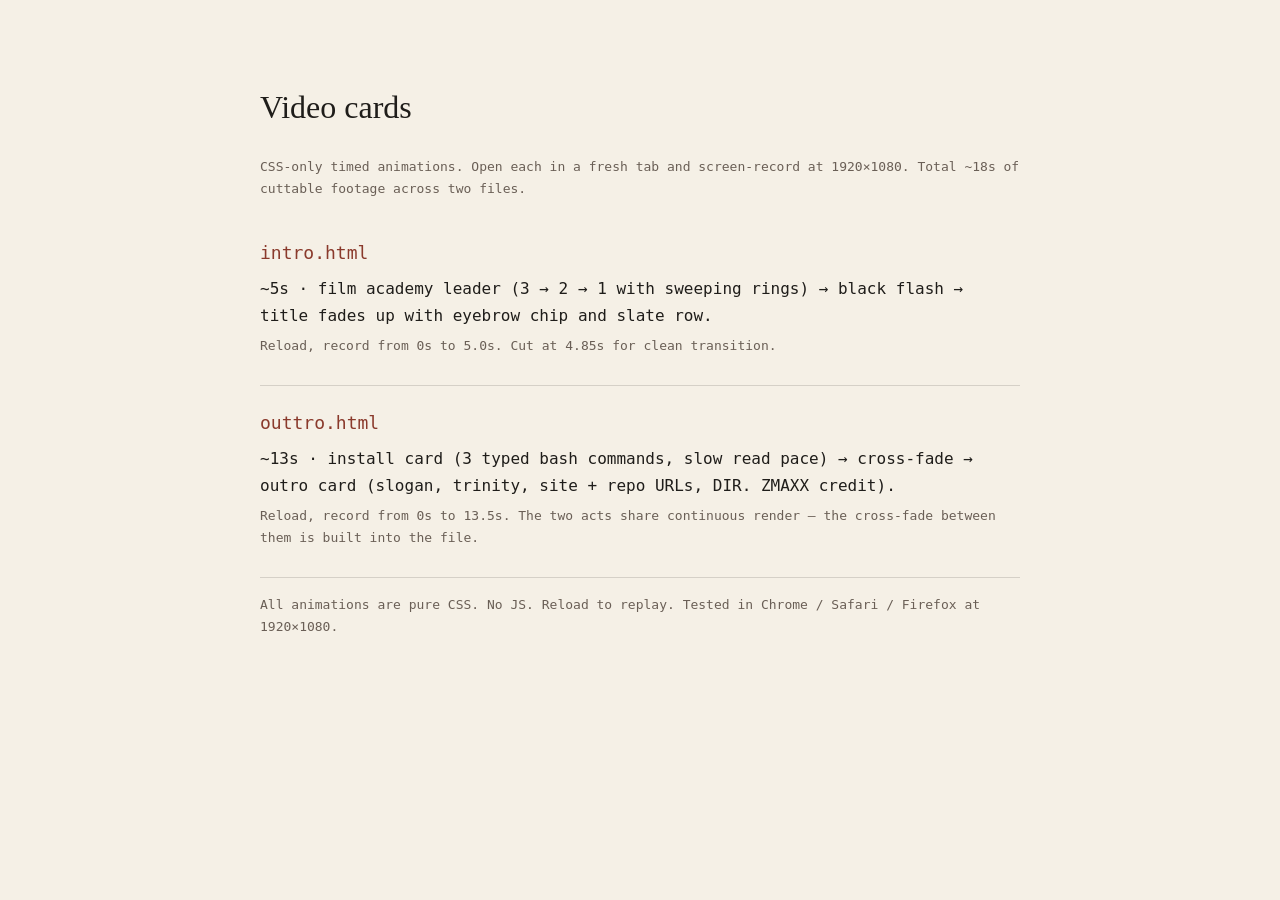
<file: web/video/index.html>
<!doctype html>
<html lang="en">
<head>
<meta charset="utf-8">
<title>storyboard · video cards</title>
<style>
  body {
    font-family: 'Geist Mono', Menlo, monospace;
    background: #f5f0e6; color: #1f1d1a;
    max-width: 760px; margin: 80px auto; padding: 0 24px;
    line-height: 1.7;
  }
  h1 { font-family: 'Newsreader', Georgia, serif; font-weight: 500; font-size: 32px; }
  ol { padding-left: 0; list-style: none; }
  li { padding: 22px 0; border-bottom: 1px solid rgba(31, 29, 26, 0.15); }
  a { color: #8a3a2c; text-decoration: none; font-weight: 500; font-size: 18px; }
  a:hover { text-decoration: underline; }
  .meta { color: #6a5f56; font-size: 13px; }
  code { background: rgba(138, 58, 44, 0.08); color: #8a3a2c; padding: 1px 6px; }
  p { margin: 6px 0; }
</style>
</head>
<body>
  <h1>Video cards</h1>
  <p class="meta">CSS-only timed animations. Open each in a fresh tab and screen-record at 1920×1080. Total ~18s of cuttable footage across two files.</p>

  <ol>
    <li>
      <a href="intro.html">intro.html</a>
      <p>~5s · film academy leader (3 → 2 → 1 with sweeping rings) → black flash → title fades up with eyebrow chip and slate row.</p>
      <p class="meta">Reload, record from 0s to 5.0s. Cut at 4.85s for clean transition.</p>
    </li>
    <li>
      <a href="outtro.html">outtro.html</a>
      <p>~13s · install card (3 typed bash commands, slow read pace) → cross-fade → outro card (slogan, trinity, site + repo URLs, DIR. ZMAXX credit).</p>
      <p class="meta">Reload, record from 0s to 13.5s. The two acts share continuous render — the cross-fade between them is built into the file.</p>
    </li>
  </ol>

  <p class="meta">
    All animations are pure CSS. No JS. Reload to replay.
    Tested in Chrome / Safari / Firefox at 1920×1080.
  </p>
</body>
</html>
</file>
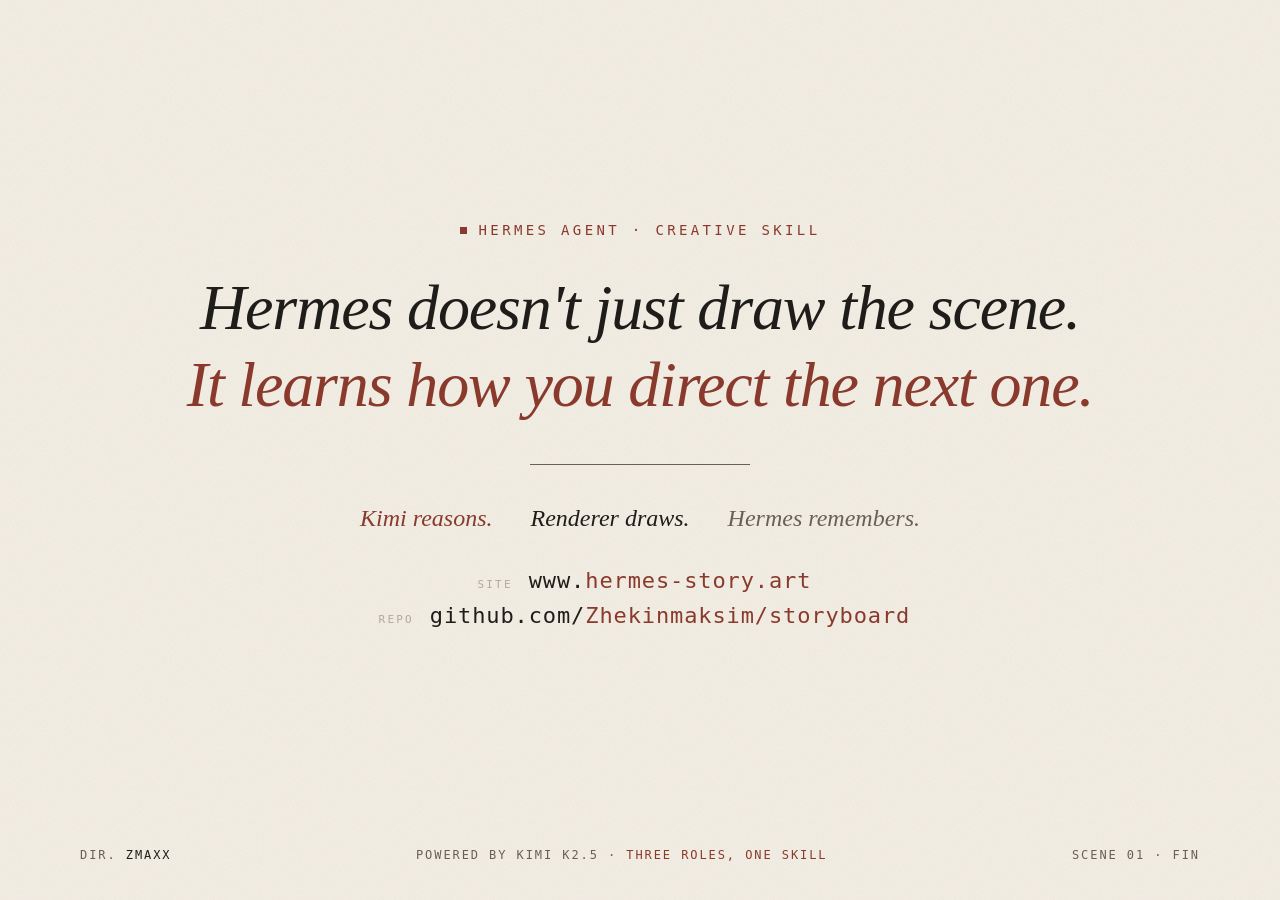
<file: web/video/outtro.html>
<!doctype html>
<html lang="en">
<head>
<meta charset="utf-8">
<title>storyboard · outtro</title>
<style>
  /*
    OUTTRO — combined install + outro card.
    Two acts in one file so they share a continuous render and you only
    reload once.

    Timeline (total ~13.5s):
      0.0 - 0.4    fade-in scene 1 frame
      0.4 - 1.0    eyebrow + headline appear
      1.0 - 1.6    terminal box pops in
      1.6 - 5.6    three commands type out (≥1.3s per line, slow enough to read)
      5.6 - 6.2    blinking cursor + caption
      6.2 - 7.2    HOLD complete install card (let viewers absorb)
      7.2 - 7.6    cross-fade to outro
      7.6 - 8.0    eyebrow appears
      8.0 - 9.5    slogan line 1 fades up (slow)
      9.5 - 11.0   slogan line 2 fades up (slow)
      11.0 - 11.4  trinity slogan
      11.4 - 12.2  URLs appear
      12.2 - 12.6  bottom credit
      12.6 - 13.5  hold for editor cut
  */

  :root {
    --bg: #f5f0e6;
    --bg-deep: #ede5d4;
    --bg-paper: #f8f3e9;
    --fg: #1f1d1a;
    --fg-dim: #6a5f56;
    --fg-faint: #b3a899;
    --accent: #8a3a2c;
    --term-bg: #1f1d1a;
    --term-fg: #f5f0e6;
    --term-dim: #b3a899;
    --term-prompt: #d04d3d;
    --term-comment: #8c7e72;
    --term-string: #c8a87c;
    --serif: 'Newsreader', 'Source Serif Pro', Georgia, serif;
    --mono: 'Geist Mono', 'IBM Plex Mono', Menlo, monospace;
  }
  html, body { margin: 0; padding: 0; height: 100vh; overflow: hidden; }
  body {
    background: var(--bg); color: var(--fg);
    font-family: var(--serif);
    width: 100vw; height: 100vh;
    position: relative;
    background-image:
      url("data:image/svg+xml;utf8,<svg xmlns='http://www.w3.org/2000/svg' width='280' height='280'><filter id='n'><feTurbulence type='fractalNoise' baseFrequency='0.85' numOctaves='2' seed='4'/><feColorMatrix values='0 0 0 0 0.12 0 0 0 0 0.11 0 0 0 0 0.10 0 0 0 0.06 0'/></filter><rect width='100%25' height='100%25' filter='url(%23n)'/></svg>");
    background-blend-mode: multiply;
  }

  /* ─────────────── ACT 1 — INSTALL ─────────────── */

  .act-install {
    position: absolute; inset: 0;
    display: flex; flex-direction: column;
    align-items: center; justify-content: center;
    gap: 32px;
    padding: 60px 0;
    box-sizing: border-box;
    opacity: 0;
    animation:
      install-fade-in 0.5s 0.0s ease-out forwards,
      install-fade-out 0.5s 7.2s ease-in forwards;
  }
  @keyframes install-fade-in  { to { opacity: 1; } }
  @keyframes install-fade-out { to { opacity: 0; } }

  .install-eyebrow {
    font-family: var(--mono); font-size: 16px;
    letter-spacing: 0.22em; text-transform: uppercase;
    color: var(--accent);
    display: inline-flex; align-items: center; gap: 12px;
    opacity: 0;
    animation: fade-up 0.5s 0.5s ease-out forwards;
  }
  .install-eyebrow .dot {
    width: 7px; height: 7px; background: var(--accent); display: inline-block;
  }

  .install-head {
    font-family: var(--serif); font-weight: 500;
    font-size: 56px; line-height: 1.05; letter-spacing: -0.02em;
    color: var(--fg); margin: 0; text-align: center;
    opacity: 0;
    animation: fade-up 0.55s 0.7s ease-out forwards;
  }
  .install-head em {
    color: var(--accent); font-style: italic; font-weight: 500;
  }

  .terminal {
    width: min(1100px, 86vw);
    background: var(--term-bg);
    border-radius: 8px;
    box-shadow: 0 24px 48px rgba(0,0,0,0.18);
    overflow: hidden;
    opacity: 0;
    animation: term-pop 0.6s 1.0s cubic-bezier(0.2, 0.7, 0.2, 1) forwards;
  }
  @keyframes term-pop {
    from { opacity: 0; transform: translateY(14px) scale(0.985); }
    to   { opacity: 1; transform: translateY(0) scale(1); }
  }

  .term-bar {
    display: flex; align-items: center; gap: 8px;
    padding: 14px 18px;
    background: rgba(245, 240, 230, 0.04);
    border-bottom: 1px solid rgba(245, 240, 230, 0.08);
  }
  .term-dot {
    width: 12px; height: 12px; border-radius: 50%;
    background: rgba(245, 240, 230, 0.16);
  }
  .term-title {
    font-family: var(--mono); font-size: 13px;
    letter-spacing: 0.06em;
    color: var(--term-dim);
    margin-left: 16px;
  }

  .term-body {
    padding: 32px 36px 36px;
    font-family: var(--mono);
    font-size: 22px;
    line-height: 2.0;
    color: var(--term-fg);
    min-height: 240px;
  }

  .term-line {
    display: block; white-space: pre;
    opacity: 0;
  }
  .term-line .pp { color: var(--term-prompt); }
  .term-line .st { color: var(--term-string); }
  .term-line .kw { color: #d8c194; }

  /* SLOW typing cadence — each command holds for ~1.3s before the next.
     Generous so viewers actually have time to read. */
  .l1 { animation: line-in 0.45s 1.6s ease-out forwards; }
  .l2 { animation: line-in 0.45s 3.0s ease-out forwards; }
  .l3 { animation: line-in 0.45s 4.4s ease-out forwards; }
  @keyframes line-in {
    from { opacity: 0; transform: translateX(-8px); }
    to   { opacity: 1; transform: translateX(0); }
  }

  /* Blinking cursor at end of line 3 */
  .cursor {
    display: inline-block;
    width: 11px; height: 22px;
    background: var(--term-fg);
    vertical-align: middle;
    margin-left: 4px;
    opacity: 0;
    animation:
      cursor-show 0.01s 4.8s linear forwards,
      blink 0.6s 4.8s steps(2) infinite;
  }
  @keyframes cursor-show { to { opacity: 1; } }
  @keyframes blink { 50% { opacity: 0; } }

  .install-caption {
    font-family: var(--serif); font-style: italic; font-weight: 500;
    font-size: 28px; letter-spacing: -0.005em;
    color: var(--fg); text-align: center; margin: 0;
    opacity: 0;
    animation: fade-up 0.55s 5.7s ease-out forwards;
  }
  .install-caption b {
    color: var(--accent); font-weight: 500; font-style: italic;
  }

  /* ─────────────── ACT 2 — OUTRO ─────────────── */

  .act-outro {
    position: absolute; inset: 0;
    display: flex; flex-direction: column;
    align-items: center; justify-content: center;
    gap: 32px;
    padding: 60px 100px 110px;
    box-sizing: border-box;
    opacity: 0;
    animation: outro-fade-in 0.55s 7.55s ease-out forwards;
  }
  @keyframes outro-fade-in { to { opacity: 1; } }

  .outro-eyebrow {
    font-family: var(--mono); font-size: 14px;
    letter-spacing: 0.24em; text-transform: uppercase;
    color: var(--accent);
    display: inline-flex; align-items: center; gap: 12px;
    opacity: 0;
    animation: fade-up 0.5s 7.7s ease-out forwards;
  }
  .outro-eyebrow .dot {
    width: 7px; height: 7px; background: var(--accent); display: inline-block;
  }

  /* Slogan — compact size that comfortably fits on one line each */
  .slogan {
    font-family: var(--serif); font-weight: 500;
    font-style: italic;
    font-size: 64px;
    line-height: 1.2;
    letter-spacing: -0.018em;
    text-align: center;
    margin: 0;
    max-width: 1500px;
  }
  .slogan .line { display: block; }

  /* Each slogan line fades up SLOWLY — 1.5s per line, separated. */
  .slogan .doesnt {
    color: var(--fg);
    opacity: 0;
    animation: slogan-in 1.0s 8.0s cubic-bezier(0.2, 0.7, 0.2, 1) forwards;
  }
  .slogan .learns {
    color: var(--accent);
    opacity: 0;
    animation: slogan-in 1.0s 9.5s cubic-bezier(0.2, 0.7, 0.2, 1) forwards;
  }
  @keyframes slogan-in {
    from { opacity: 0; transform: translateY(14px); }
    to   { opacity: 1; transform: translateY(0); }
  }

  /* Hairline rule */
  .o-rule {
    height: 1px; background: var(--fg-dim);
    width: 0;
    margin: 8px 0;
    animation: rule-draw 0.8s 10.6s cubic-bezier(0.2, 0.7, 0.2, 1) forwards;
  }
  @keyframes rule-draw { to { width: 220px; } }

  .trinity {
    display: flex; gap: 38px; flex-wrap: wrap; justify-content: center;
    font-family: var(--serif); font-style: italic; font-weight: 500;
    font-size: 24px;
    margin: 0;
    opacity: 0;
    animation: fade-up 0.55s 11.0s ease-out forwards;
  }
  .trinity .t1 { color: var(--accent); }
  .trinity .t2 { color: var(--fg); }
  .trinity .t3 { color: var(--fg-dim); }

  .urls {
    display: flex; flex-direction: column; align-items: center; gap: 10px;
    margin-top: 4px;
    opacity: 0;
    animation: fade-up 0.55s 11.4s ease-out forwards;
  }
  .url {
    font-family: var(--mono); font-size: 22px;
    letter-spacing: 0.04em;
    color: var(--fg);
    display: inline-flex; align-items: baseline; gap: 16px;
  }
  .url .label {
    font-size: 11px; letter-spacing: 0.2em; text-transform: uppercase;
    color: var(--fg-faint);
    min-width: 44px; text-align: right;
  }
  .url .v .accent { color: var(--accent); }

  /* Bottom credit row */
  .credit {
    position: absolute; bottom: 38px; left: 0; right: 0;
    display: flex; justify-content: space-between; align-items: center;
    padding: 0 80px;
    font-family: var(--mono); font-size: 12px;
    letter-spacing: 0.16em; text-transform: uppercase;
    color: var(--fg-dim);
    opacity: 0;
    animation: fade-up 0.55s 12.2s ease-out forwards;
  }
  .credit b { color: var(--fg); font-weight: 500; }
  .credit .accent { color: var(--accent); }

  /* Shared keyframe */
  @keyframes fade-up {
    from { opacity: 0; transform: translateY(8px); }
    to   { opacity: 1; transform: translateY(0); }
  }
</style>
</head>
<body>

  <!-- ═══════════ ACT 1 — INSTALL ═══════════ -->
  <div class="act-install">
    <div class="install-eyebrow"><span class="dot"></span>Run as a Hermes skill</div>
    <h1 class="install-head">Three commands, then it's <em>your</em> skill.</h1>

    <div class="terminal">
      <div class="term-bar">
        <div class="term-dot"></div><div class="term-dot"></div><div class="term-dot"></div>
        <div class="term-title">~ $&nbsp; install storyboard</div>
      </div>
      <div class="term-body">
        <span class="term-line l1"><span class="pp">$</span> git clone <span class="st">git@github.com:Zhekinmaksim/storyboard.git</span></span>
        <span class="term-line l2"><span class="pp">$</span> cp -r storyboard <span class="kw">~/.hermes/skills/creative/storyboard</span></span>
        <span class="term-line l3"><span class="pp">$</span> hermes chat <span class="st">"draft a storyboard for…"</span><span class="cursor"></span></span>
      </div>
    </div>

    <p class="install-caption">Not SaaS-only. <b>Runs as a local Hermes skill.</b></p>
  </div>

  <!-- ═══════════ ACT 2 — OUTRO ═══════════ -->
  <div class="act-outro">
    <div class="outro-eyebrow"><span class="dot"></span>Hermes Agent &middot; creative skill</div>

    <h1 class="slogan">
      <span class="line doesnt">Hermes doesn't just draw the scene.</span>
      <span class="line learns">It learns how you direct the next one.</span>
    </h1>

    <div class="o-rule"></div>

    <p class="trinity">
      <span class="t1">Kimi reasons.</span>
      <span class="t2">Renderer draws.</span>
      <span class="t3">Hermes remembers.</span>
    </p>

    <div class="urls">
      <div class="url">
        <span class="label">site</span>
        <span class="v">www.<span class="accent">hermes-story.art</span></span>
      </div>
      <div class="url">
        <span class="label">repo</span>
        <span class="v">github.com/<span class="accent">Zhekinmaksim/storyboard</span></span>
      </div>
    </div>

    <div class="credit">
      <span>DIR. <b>ZMAXX</b></span>
      <span>Powered by Kimi&nbsp;K2.5 &middot; <span class="accent">three roles, one skill</span></span>
      <span>SCENE 01 &middot; FIN</span>
    </div>
  </div>

</body>
</html>
</file>
